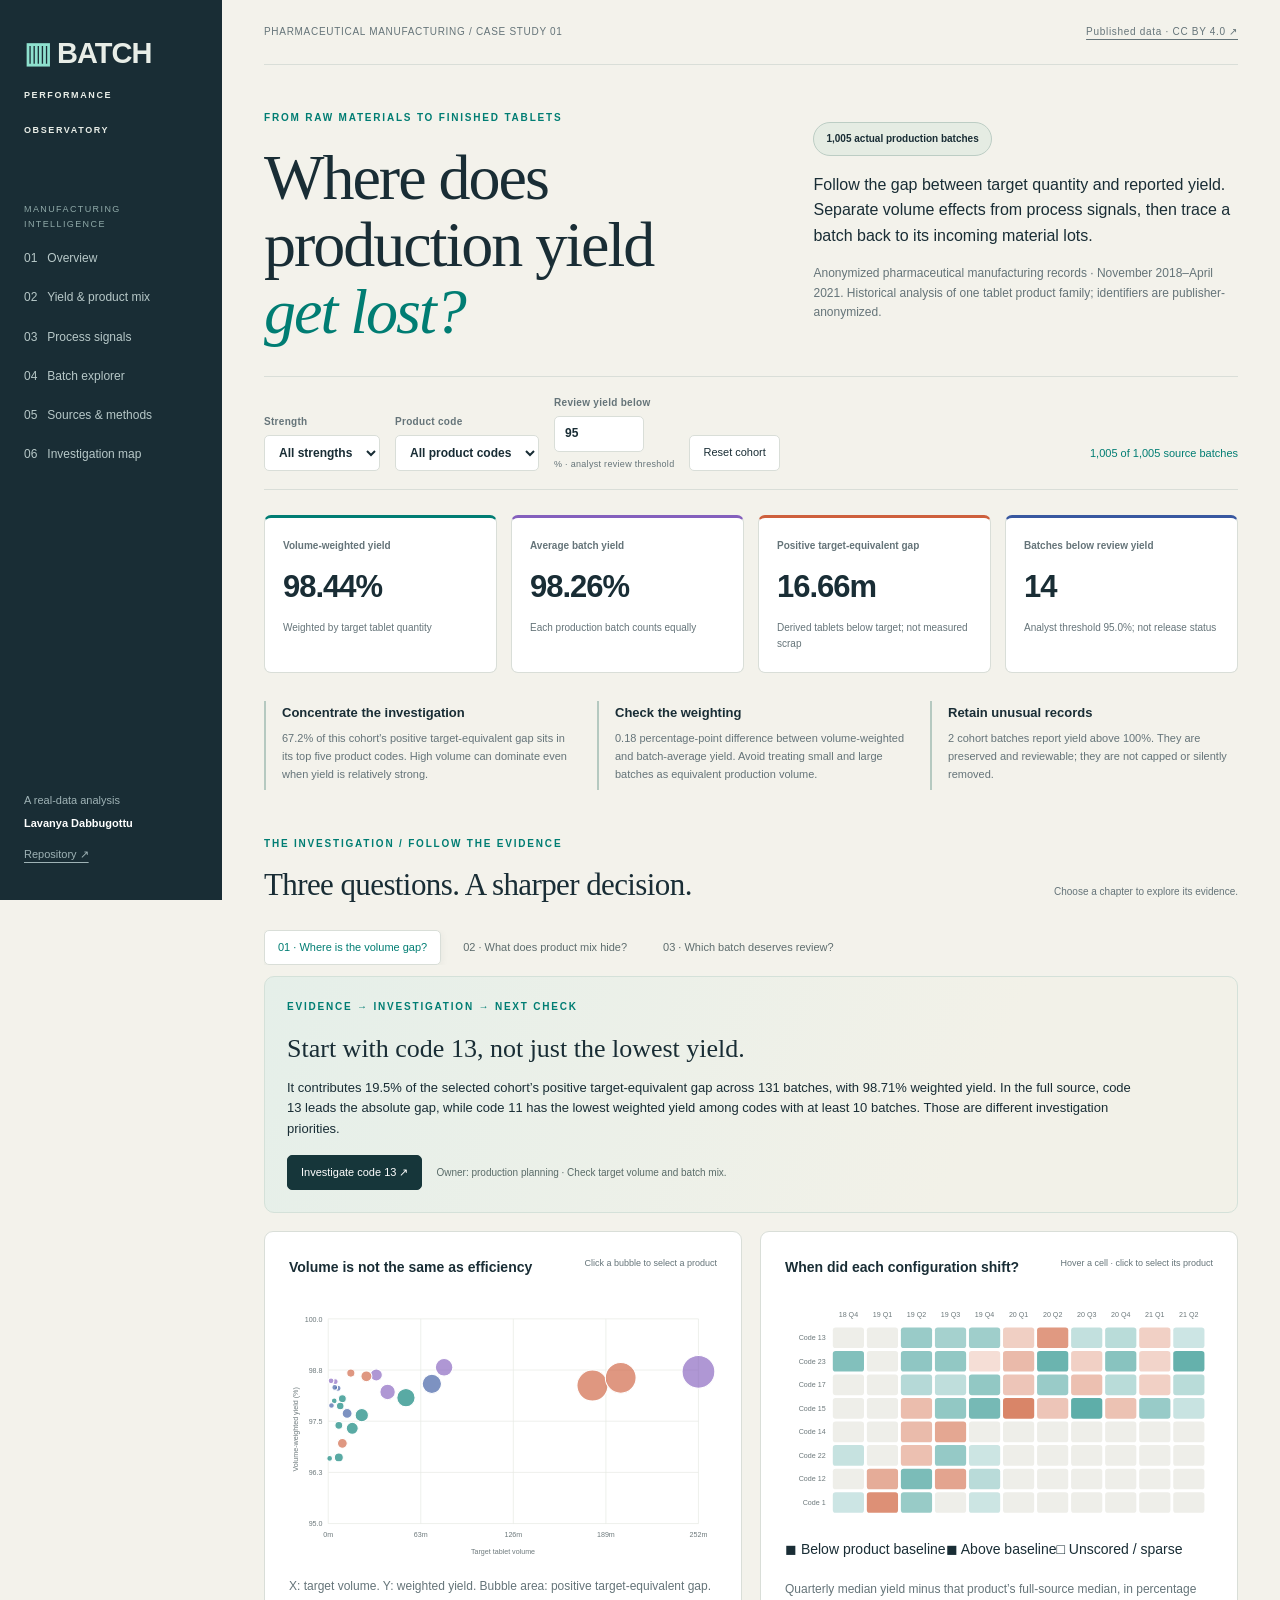
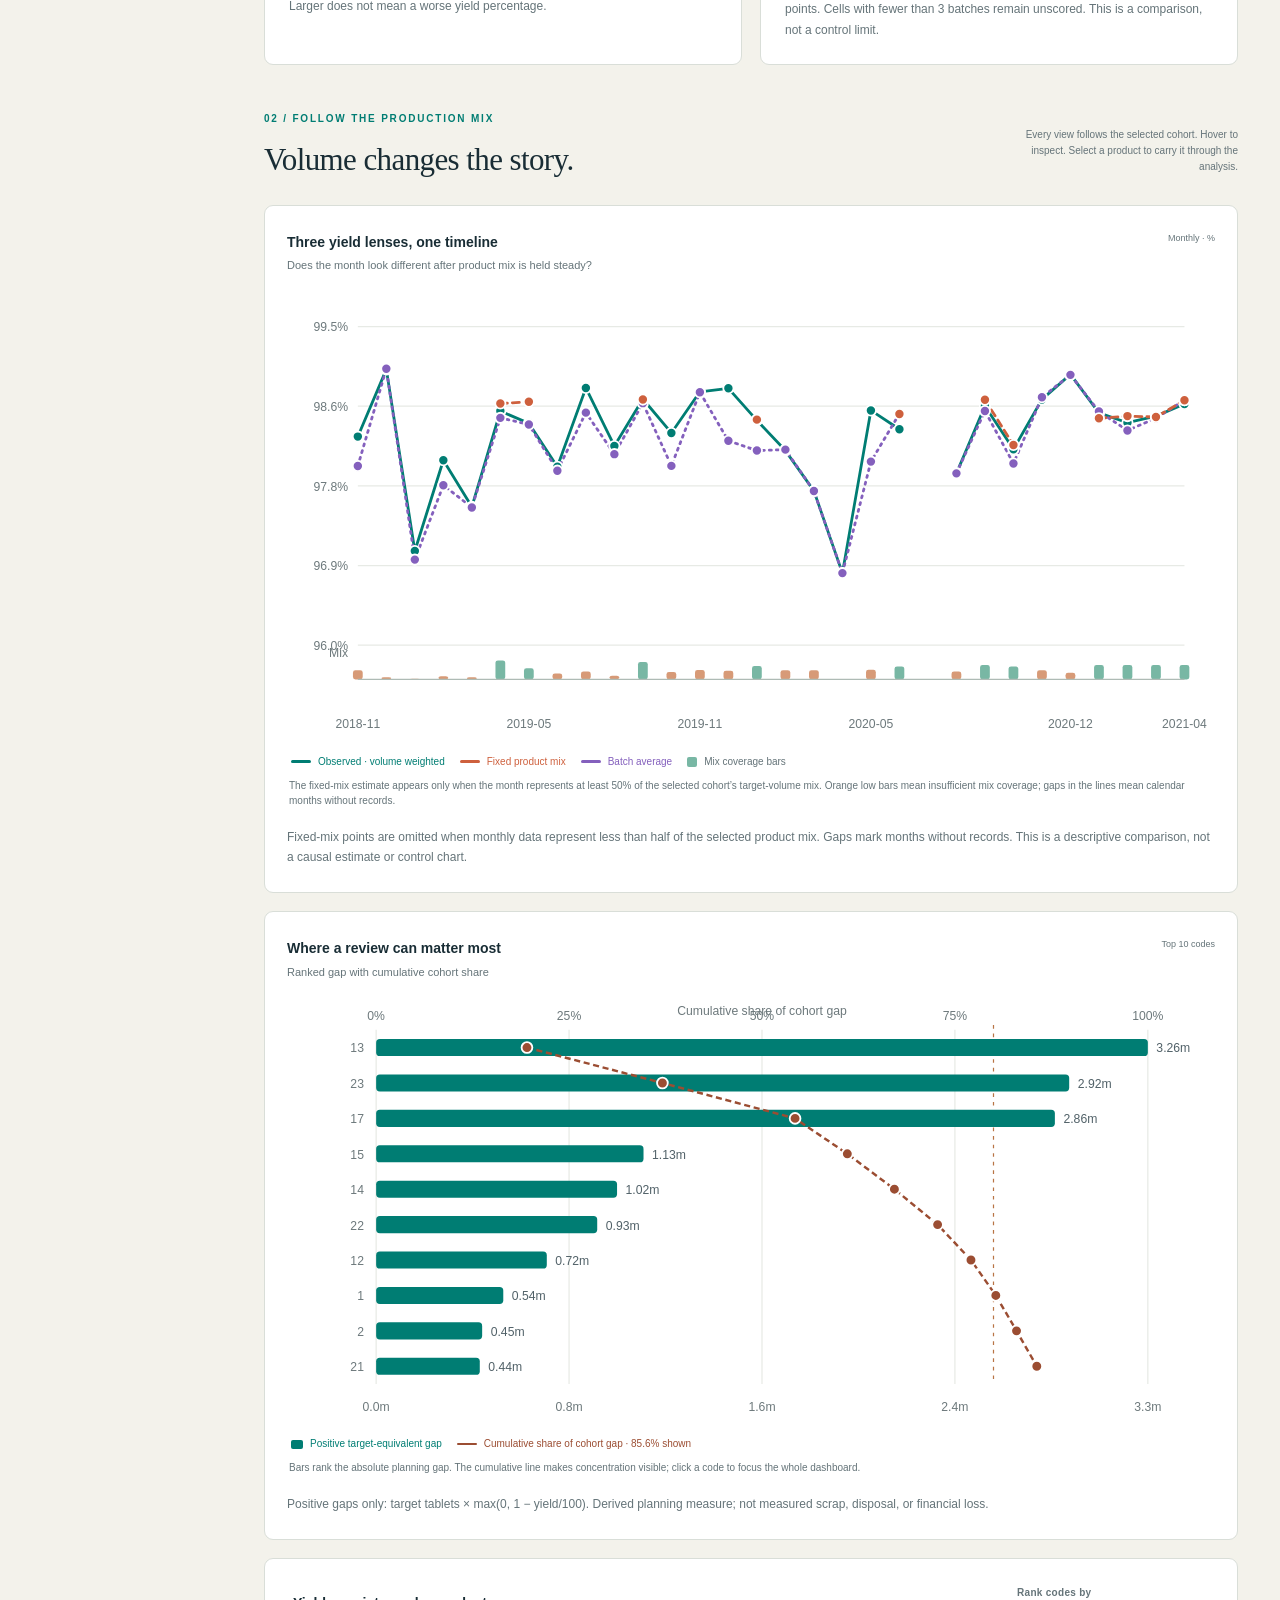
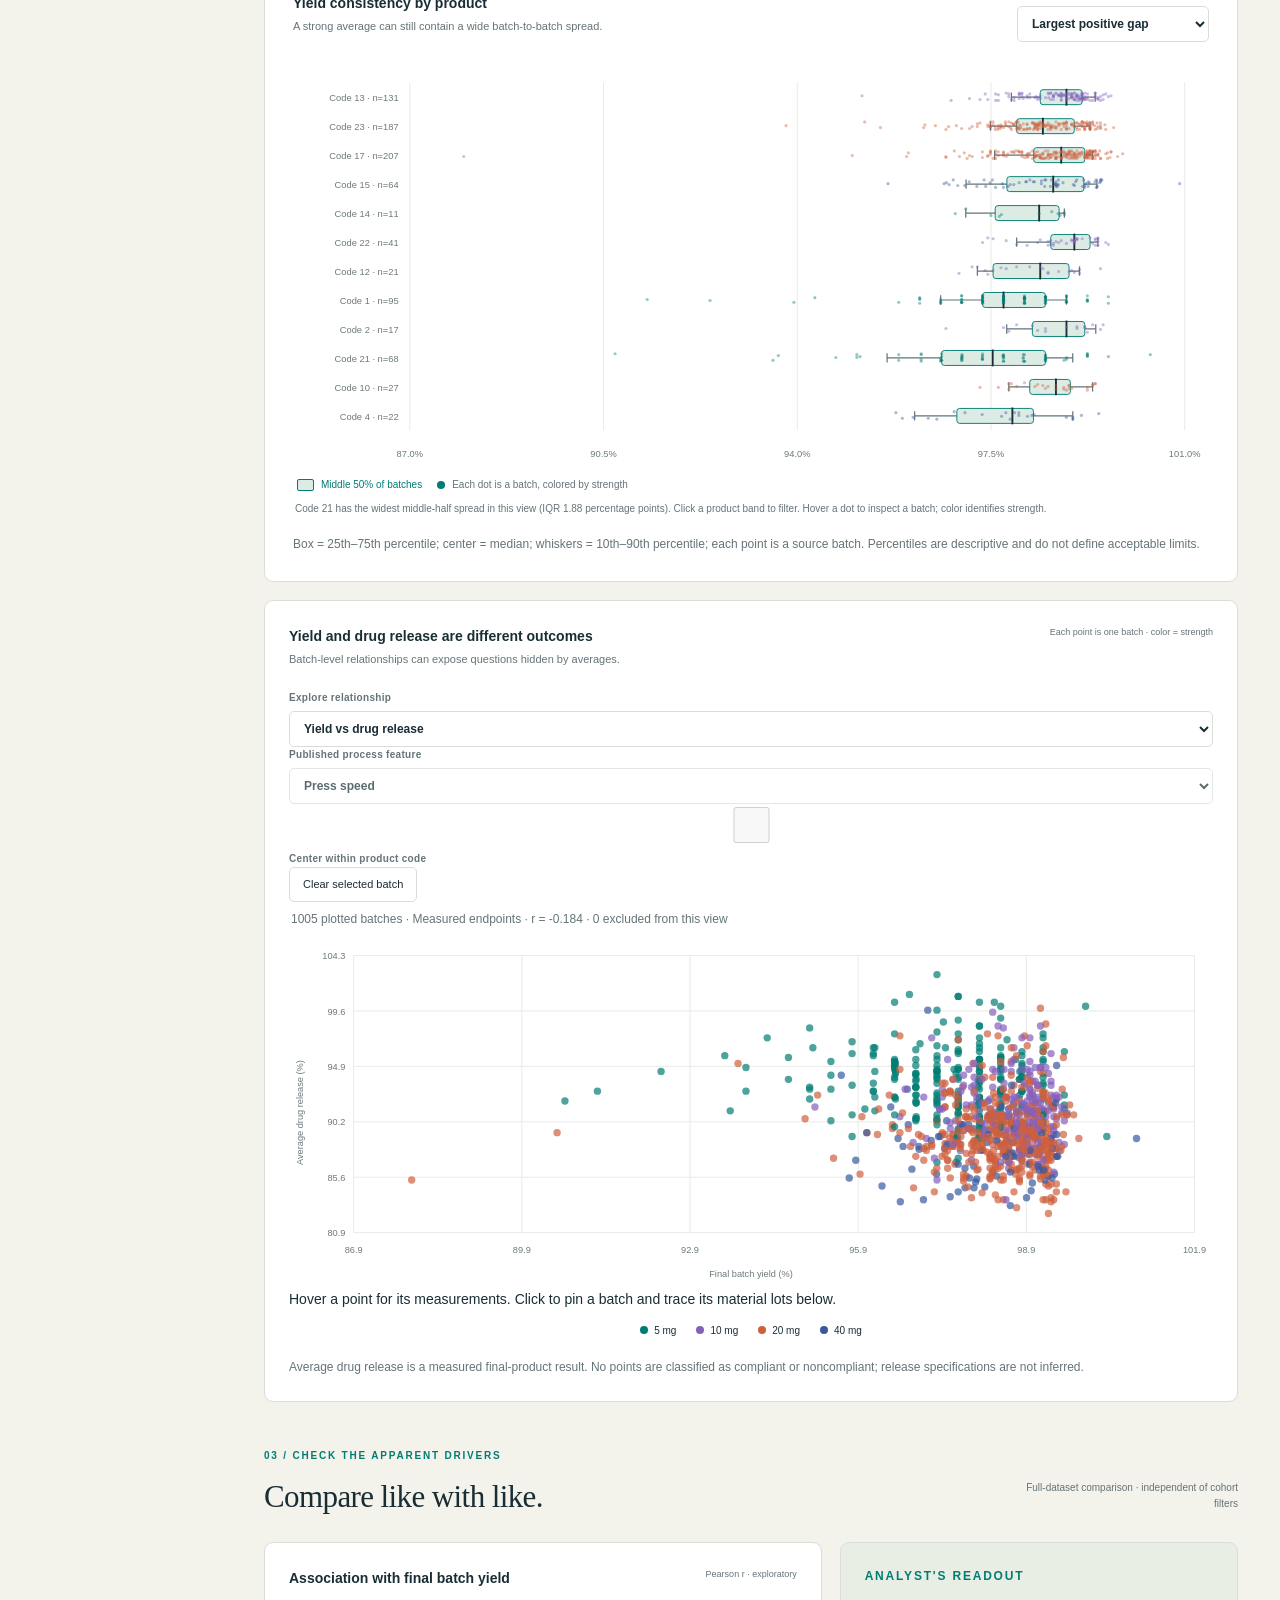
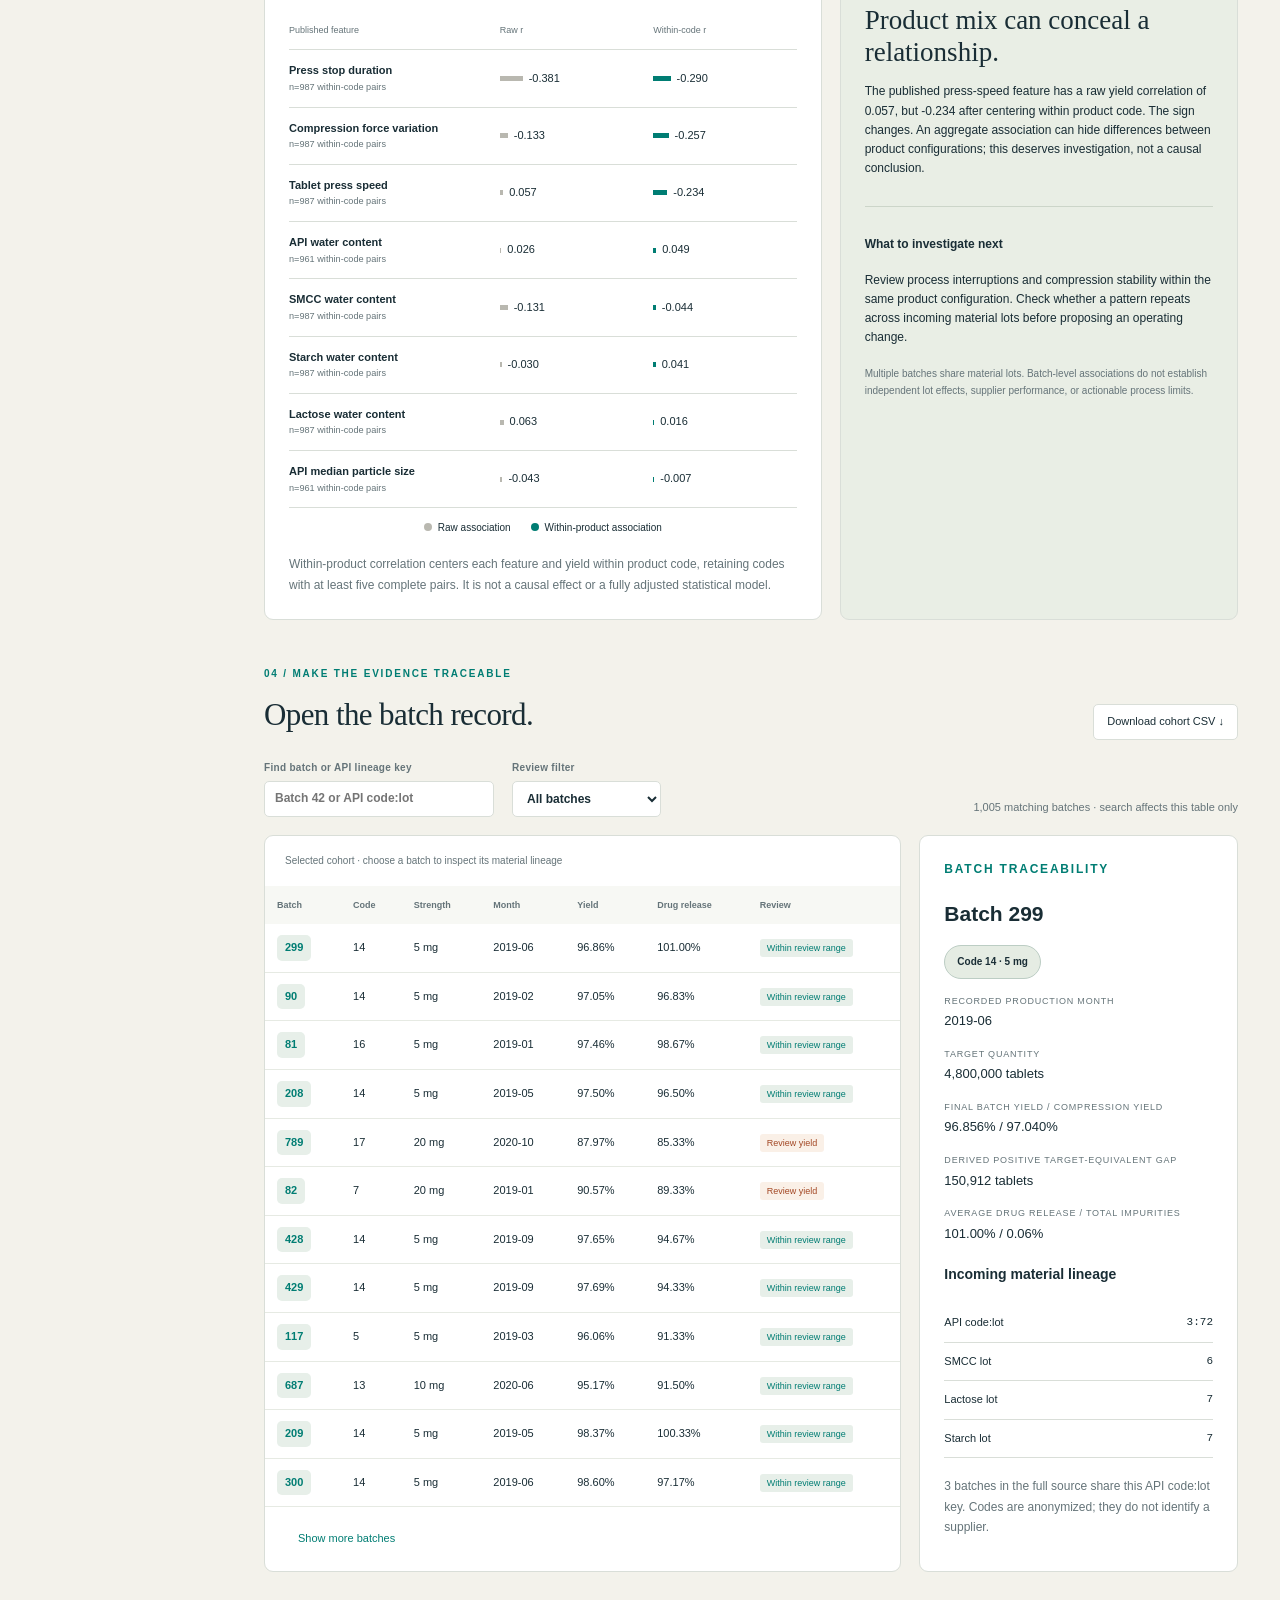
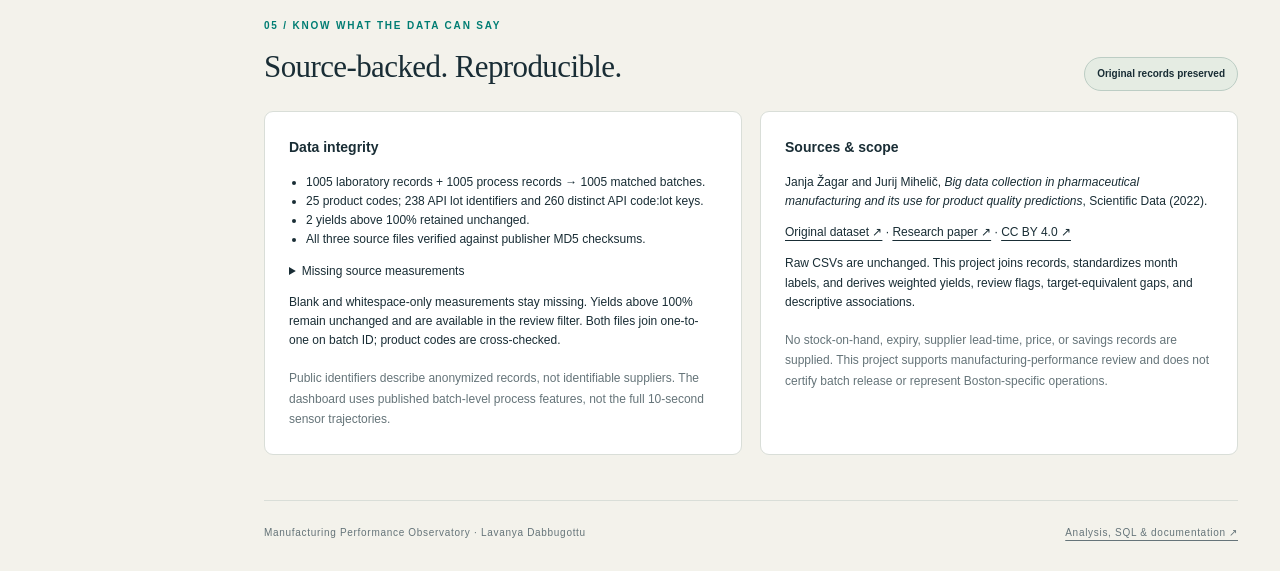
<file: docs/index.html>
<!doctype html>
<html lang="en"><head><meta charset="utf-8"><meta name="viewport" content="width=device-width,initial-scale=1"><meta name="description" content="Analysis of 1,005 actual pharmaceutical manufacturing batches: yield, product mix, raw-material lineage and process variation."><title>Manufacturing Performance Observatory · Lavanya Dabbugottu</title><link rel="stylesheet" href="styles.css"><script defer src="explore.js"></script><script defer src="app.js"></script></head>
<body><a class="skip" href="#main">Skip to analysis</a><aside class="rail"><a class="wordmark" href="#main"><span class="mark">▥</span> BATCH<br><small>PERFORMANCE OBSERVATORY</small></a><p class="rail-label">MANUFACTURING INTELLIGENCE</p><nav><a href="#overview">01 &nbsp; Overview</a><a href="#patterns">02 &nbsp; Yield &amp; product mix</a><a href="#signals">03 &nbsp; Process signals</a><a href="#trace">04 &nbsp; Batch explorer</a><a href="#methods">05 &nbsp; Sources &amp; methods</a><a href="#investigate">06 &nbsp; Investigation map</a></nav><div class="rail-foot">A real-data analysis<br><strong>Lavanya Dabbugottu</strong><a href="https://github.com/sailavanya909-hue/biotech-supply-chain-analysis">Repository ↗</a></div></aside>
<main id="main"><header><span>PHARMACEUTICAL MANUFACTURING / CASE STUDY 01</span><a href="#methods">Published data · CC BY 4.0 ↗</a></header><section id="overview"><div class="title-row"><div><p class="eyebrow">FROM RAW MATERIALS TO FINISHED TABLETS</p><h1>Where does<br>production yield<br><em>get lost?</em></h1></div><div class="intro"><span class="source-pill">1,005 actual production batches</span><p>Follow the gap between target quantity and reported yield. Separate volume effects from process signals, then trace a batch back to its incoming material lots.</p><p class="muted">Anonymized pharmaceutical manufacturing records · November 2018–April 2021. Historical analysis of one tablet product family; identifiers are publisher-anonymized.</p></div></div><div id="load-state" role="status">Loading the published manufacturing records…</div><div class="filters"><label>Strength<select id="strength"><option value="">All strengths</option></select></label><label>Product code<select id="product"><option value="">All product codes</option></select></label><label>Review yield below<input id="threshold" type="number" value="95" min="0" max="105" step="0.5"><span>% · analyst review threshold</span></label><button id="reset">Reset cohort</button><span id="cohort" aria-live="polite"></span></div><div class="kpis" id="kpis"></div><div class="insights" id="insights"></div></section>
<section id="investigate"><div class="section-title"><div><p class="eyebrow">THE INVESTIGATION / FOLLOW THE EVIDENCE</p><h2>Three questions. A sharper decision.</h2></div><p>Choose a chapter to explore its evidence.</p></div><div class="story-tabs"><button data-story="volume" aria-pressed="true">01 · Where is the volume gap?</button><button data-story="mix" aria-pressed="false">02 · What does product mix hide?</button><button data-story="batch" aria-pressed="false">03 · Which batch deserves review?</button></div><article class="story-panel" id="story-panel" aria-live="polite"></article><div class="two-col"><article class="panel"><div class="panel-title"><h3>Volume is not the same as efficiency</h3><span>Click a bubble to select a product</span></div><div id="bubble"></div><p class="note">X: target volume. Y: weighted yield. Bubble area: positive target-equivalent gap. Larger does not mean a worse yield percentage.</p></article><article class="panel"><div class="panel-title"><h3>When did each configuration shift?</h3><span>Hover a cell · click to select its product</span></div><div id="heatmap"></div><p class="note">Quarterly median yield minus that product’s full-source median, in percentage points. Cells with fewer than 3 batches remain unscored. This is a comparison, not a control limit.</p></article></div></section><section id="patterns"><div class="section-title"><div><p class="eyebrow">02 / FOLLOW THE PRODUCTION MIX</p><h2>Volume changes the story.</h2></div><p>Every view follows the selected cohort. Hover to inspect. Select a product to carry it through the analysis.</p></div><div class="pattern-grid"><article class="panel trend-panel"><div class="panel-title"><div><h3>Three yield lenses, one timeline</h3><p class="panel-subtitle">Does the month look different after product mix is held steady?</p></div><span>Monthly · %</span></div><div id="trend"></div><p class="note">Fixed-mix points are omitted when monthly data represent less than half of the selected product mix. Gaps mark months without records. This is a descriptive comparison, not a causal estimate or control chart.</p></article><article class="panel pareto-panel"><div class="panel-title"><div><h3>Where a review can matter most</h3><p class="panel-subtitle">Ranked gap with cumulative cohort share</p></div><span>Top 10 codes</span></div><div id="pareto"></div><p class="note">Positive gaps only: target tablets × max(0, 1 − yield/100). Derived planning measure; not measured scrap, disposal, or financial loss.</p></article></div><article class="panel distribution-panel"><div class="panel-title"><div><h3>Yield consistency by product</h3><p class="panel-subtitle">A strong average can still contain a wide batch-to-batch spread.</p></div><label>Rank codes by<select id="distribution-sort"><option value="gap">Largest positive gap</option><option value="yield">Lowest weighted yield</option><option value="spread">Widest middle-half spread</option><option value="volume">Largest target volume</option></select></label></div><div id="distribution"></div><p class="note">Box = 25th–75th percentile; center = median; whiskers = 10th–90th percentile; each point is a source batch. Percentiles are descriptive and do not define acceptable limits.</p></article><article class="panel scatter-panel"><div class="panel-title"><div><h3>Yield and drug release are different outcomes</h3><p class="panel-subtitle">Batch-level relationships can expose questions hidden by averages.</p></div><span>Each point is one batch · color = strength</span></div><div class="plot-controls"><label>Explore relationship<select id="plot-mode"><option value="quality">Yield vs drug release</option><option value="process">Process feature vs yield</option></select></label><label>Published process feature<select id="plot-feature"><option value="tbl_speed_mean">Press speed</option><option value="tbl_speed_0_duration">Press stop duration</option><option value="main_CompForce_sd">Compression force variation</option><option value="api_water">API water content</option></select></label><label class="check-control"><input id="plot-center" type="checkbox">Center within product code</label><button id="clear-point">Clear selected batch</button></div><p id="plot-summary" class="plot-readout" aria-live="polite"></p><div id="scatter"></div><div id="point-inspector" class="point-inspector" aria-live="polite">Hover a point for its measurements. Click to pin a batch and trace its material lots below.</div><div class="legend"><span style="--c:#007d73">5 mg</span><span style="--c:#8460bd">10 mg</span><span style="--c:#ce603d">20 mg</span><span style="--c:#3858a0">40 mg</span></div><p class="note">Average drug release is a measured final-product result. No points are classified as compliant or noncompliant; release specifications are not inferred.</p></article></section>
<section id="signals"><div class="section-title"><div><p class="eyebrow">03 / CHECK THE APPARENT DRIVERS</p><h2>Compare like with like.</h2></div><p>Full-dataset comparison · independent of cohort filters</p></div><div class="signal-layout"><article class="panel"><div class="panel-title"><h3>Association with final batch yield</h3><span>Pearson r · exploratory</span></div><div id="associations"></div><div class="legend"><span style="--c:#b9b8b0">Raw association</span><span style="--c:#007d73">Within-product association</span></div><p class="note">Within-product correlation centers each feature and yield within product code, retaining codes with at least five complete pairs. It is not a causal effect or a fully adjusted statistical model.</p></article><article class="panel editorial"><p class="eyebrow">ANALYST'S READOUT</p><h3>Product mix can conceal a relationship.</h3><p id="signal-story"></p><hr><h4>What to investigate next</h4><p>Review process interruptions and compression stability within the same product configuration. Check whether a pattern repeats across incoming material lots before proposing an operating change.</p><p class="note">Multiple batches share material lots. Batch-level associations do not establish independent lot effects, supplier performance, or actionable process limits.</p></article></div></section>
<section id="trace"><div class="section-title"><div><p class="eyebrow">04 / MAKE THE EVIDENCE TRACEABLE</p><h2>Open the batch record.</h2></div><button id="export">Download cohort CSV ↓</button></div><div class="search-row"><label>Find batch or API lineage key<input id="search" type="search" placeholder="Batch 42 or API code:lot"></label><label>Review filter<select id="review"><option value="all">All batches</option><option value="low">Below review yield</option><option value="above">Yield above 100%</option></select></label><span id="result-count" aria-live="polite"></span></div><div class="trace-layout"><article class="panel table-panel"><div class="table-scroll"><table><caption>Selected cohort · choose a batch to inspect its material lineage</caption><thead><tr><th>Batch</th><th>Code</th><th>Strength</th><th>Month</th><th>Yield</th><th>Drug release</th><th>Review</th></tr></thead><tbody id="rows"></tbody></table></div><button id="more" class="text-button">Show more batches</button></article><aside class="panel detail" id="detail" aria-live="polite"></aside></div></section>
<section id="methods"><div class="section-title"><div><p class="eyebrow">05 / KNOW WHAT THE DATA CAN SAY</p><h2>Source-backed. Reproducible.</h2></div><span class="source-pill">Original records preserved</span></div><div class="two-col"><article class="panel"><h3>Data integrity</h3><div id="quality"></div><p>Blank and whitespace-only measurements stay missing. Yields above 100% remain unchanged and are available in the review filter. Both files join one-to-one on batch ID; product codes are cross-checked.</p><p class="note">Public identifiers describe anonymized records, not identifiable suppliers. The dashboard uses published batch-level process features, not the full 10-second sensor trajectories.</p></article><article class="panel"><h3>Sources &amp; scope</h3><p>Janja Žagar and Jurij Mihelič, <em>Big data collection in pharmaceutical manufacturing and its use for product quality predictions</em>, Scientific Data (2022).</p><p><a href="https://doi.org/10.6084/m9.figshare.c.5645578">Original dataset ↗</a> · <a href="https://doi.org/10.1038/s41597-022-01203-x">Research paper ↗</a> · <a href="https://creativecommons.org/licenses/by/4.0/">CC BY 4.0 ↗</a></p><p>Raw CSVs are unchanged. This project joins records, standardizes month labels, and derives weighted yields, review flags, target-equivalent gaps, and descriptive associations.</p><p class="note">No stock-on-hand, expiry, supplier lead-time, price, or savings records are supplied. This project supports manufacturing-performance review and does not certify batch release or represent Boston-specific operations.</p></article></div></section><footer><span>Manufacturing Performance Observatory · Lavanya Dabbugottu</span><a href="https://github.com/sailavanya909-hue/biotech-supply-chain-analysis">Analysis, SQL &amp; documentation ↗</a></footer></main><div id="chart-tooltip" role="tooltip" hidden></div></body></html>
</file>
<file: docs/styles.css>
:root{--ink:#192d35;--muted:#657479;--paper:#f3f2eb;--line:#d9ded8;--teal:#007d73;--orange:#ce603d;--purple:#8460bd;--blue:#3858a0}*{box-sizing:border-box}html{scroll-behavior:smooth;scroll-padding-top:22px}body{margin:0;background:var(--paper);color:var(--ink);font-family:Inter,-apple-system,BlinkMacSystemFont,'Segoe UI',sans-serif;font-size:14px;line-height:1.6}a{color:inherit;text-underline-offset:4px}button,input,select{font:inherit}button{cursor:pointer}button:disabled{cursor:default;opacity:.45}button:focus-visible,a:focus-visible,input:focus-visible,select:focus-visible{outline:3px solid #d08427;outline-offset:3px}.skip{position:absolute;top:-60px;background:white;padding:12px;z-index:10}.skip:focus{top:0}.rail{position:fixed;inset:0 auto 0 0;width:222px;background:var(--ink);color:#e8ede7;padding:36px 24px;display:flex;flex-direction:column}.wordmark{text-decoration:none;font-size:29px;font-weight:750;letter-spacing:-1px;line-height:1.2}.wordmark small{font-size:9px;letter-spacing:1.6px}.mark{color:#8ee0ce}.rail-label{font-size:9px;color:#90aaa9;letter-spacing:1.4px;margin:62px 0 18px}.rail nav{display:grid;gap:20px}.rail nav a{font-size:12px;text-decoration:none;color:#b7c8c8}.rail nav a:hover{color:#8ee0ce}.rail-foot{margin-top:auto;font-size:11px;color:#9fb3b6}.rail-foot strong{display:block;color:white;margin-top:5px}.rail-foot a{display:block;margin-top:14px}main{margin-left:222px;max-width:1540px;padding:0 42px}header,footer{display:flex;justify-content:space-between;gap:15px;font-size:10px;letter-spacing:.7px;color:var(--muted);border-bottom:1px solid var(--line);padding:24px 0}.title-row{display:grid;grid-template-columns:1.2fr 1fr;gap:40px;padding:45px 0 30px;align-items:center}.eyebrow{font-size:10px;letter-spacing:1.8px;font-weight:700;color:var(--teal);margin:0 0 18px}h1{font-family:Georgia,'Times New Roman',serif;font-weight:400;font-size:clamp(40px,5vw,74px);line-height:1.05;letter-spacing:-2px;margin:0}h1 em{color:var(--teal);font-weight:400}.intro{max-width:420px;font-size:16px}.intro .muted{font-size:12px}.source-pill{font-size:10px;font-weight:600;border:1px solid #bccdc4;border-radius:30px;padding:8px 12px;display:inline-block;background:#e5ece3}.muted,.note{color:var(--muted)}.filters{border-top:1px solid var(--line);border-bottom:1px solid var(--line);padding:18px 0;display:flex;align-items:end;gap:15px;flex-wrap:wrap}label{display:grid;gap:5px;font-size:10px;font-weight:650;letter-spacing:.3px;color:var(--muted)}label span{font-size:9px;font-weight:400}input,select{background:#fff;border:1px solid var(--line);border-radius:5px;min-height:36px;padding:6px 10px;color:var(--ink);font-size:12px;max-width:100%}#threshold{width:90px}button{border:1px solid var(--line);background:#fff;border-radius:5px;padding:8px 13px;font-size:11px;color:var(--ink)}#cohort{margin-left:auto;color:var(--teal);font-size:11px;padding-bottom:8px}.kpis{display:grid;grid-template-columns:repeat(4,1fr);gap:14px;margin:25px 0}.kpi{background:#fff;border:1px solid var(--line);padding:20px 18px;border-radius:7px;border-top:3px solid var(--teal)}.kpi:nth-child(2){border-top-color:var(--purple)}.kpi:nth-child(3){border-top-color:var(--orange)}.kpi:nth-child(4){border-top-color:var(--blue)}.kpi h3{font-size:10px;color:var(--muted);font-weight:600;margin:0}.value{font-size:31px;font-weight:650;letter-spacing:-1px;margin:8px 0}.kpi p:last-child{font-size:10px;margin:0;color:var(--muted)}.insights{display:grid;grid-template-columns:repeat(3,1fr);gap:25px;margin:28px 0 45px}.insight{border-left:2px solid #b5c9c0;padding-left:16px}.insight strong{font-size:13px}.insight p{font-size:11px;color:var(--muted);margin:7px 0}.section-title{display:flex;justify-content:space-between;align-items:end;gap:20px;margin:46px 0 20px}.section-title .eyebrow{margin-bottom:8px}h2{font-family:Georgia,serif;font-size:31px;font-weight:400;letter-spacing:-.6px;margin:0}.section-title>p{font-size:10px;color:var(--muted);max-width:230px;text-align:right}.two-col{display:grid;grid-template-columns:1fr 1fr;gap:18px}.panel{background:#fff;border:1px solid var(--line);border-radius:9px;padding:24px;min-width:0}.panel-title{display:flex;justify-content:space-between;align-items:start;gap:12px;margin-bottom:22px}.panel h3{font-size:14px;margin:0 0 14px}.panel-title h3{margin:0}.panel-title span{color:var(--muted);font-size:9px;text-align:right}.note{font-size:10px;line-height:1.7;margin:18px 0 0}.scatter-panel{margin-top:18px}.chart{width:100%;height:auto;display:block}.axis{font:10px sans-serif;fill:#6d797c}.grid{stroke:#e7eae5;stroke-width:1}.trend-line{stroke:var(--teal);stroke-width:2.5;fill:none}.legend{display:flex;gap:20px;justify-content:center;font-size:10px;margin-top:12px;flex-wrap:wrap}.legend span::before{content:'';display:inline-block;width:8px;height:8px;border-radius:50%;background:var(--c);margin-right:6px}.bar-row{display:grid;grid-template-columns:62px 1fr 52px;gap:12px;align-items:center;margin:14px 0;font-size:10px}.bar-row small{color:var(--muted)}.bar-track{height:9px;background:#edf0ea;border-radius:2px}.bar{height:9px;background:var(--teal);border-radius:2px}.signal-layout{display:grid;grid-template-columns:1.4fr 1fr;gap:18px}.association{display:grid;grid-template-columns:1.4fr 1fr 1fr;gap:10px;padding:12px 0;border-bottom:1px solid var(--line);font-size:11px}.association.head{font-size:9px;color:var(--muted)}.association b{font-weight:550}.coef{display:flex;align-items:center;gap:6px;font-variant-numeric:tabular-nums}.coef i{width:calc(var(--r)*60px);height:5px;background:var(--c);display:inline-block;min-width:1px}.editorial{background:#e9eee5}.editorial h3{font-family:Georgia,serif;font-weight:400;font-size:27px;line-height:1.2}.editorial p{font-size:12px}.editorial .note{font-size:10px}.editorial hr{border:0;border-top:1px solid #ccd5c9;margin:28px 0}.editorial h4{font-size:12px}.search-row{display:flex;gap:18px;align-items:end;margin-bottom:18px;flex-wrap:wrap}.search-row label:first-child{min-width:230px}.search-row>span{margin-left:auto;font-size:11px;color:var(--muted)}.trace-layout{display:grid;grid-template-columns:2fr 1fr;gap:18px}.table-panel{padding:0}.table-scroll{overflow-x:auto}table{width:100%;border-collapse:collapse;font-size:11px;min-width:610px}caption{text-align:left;font-size:10px;color:var(--muted);padding:17px 20px}th{text-align:left;color:var(--muted);font-size:9px;background:#f7f8f4;padding:12px;white-space:nowrap}td{padding:11px 12px;border-bottom:1px solid #e6eae3;white-space:nowrap}td button{border:0;background:#e7efe9;color:var(--teal);font-weight:650;padding:4px 8px}.tag{background:#e7efe9;color:var(--teal);font-size:9px;padding:4px 7px;border-radius:3px}.tag.review{color:#a34825;background:#faf0e7}.text-button{margin:15px 20px;color:var(--teal);border:0}.detail h3{font-size:21px}.detail dl{margin:0}.detail dt{color:var(--muted);font-size:9px;text-transform:uppercase;letter-spacing:.8px;margin-top:15px}.detail dd{margin:3px 0;font-size:13px}.detail .lot-line{display:grid;grid-template-columns:1fr 1fr;border-bottom:1px solid var(--line);padding:10px 0;font-size:11px}.detail .lot-line span:last-child{text-align:right;font-family:monospace}.panel>p{font-size:12px}#quality{font-size:12px}#quality ul{padding-left:17px}footer{margin-top:45px;border-top:1px solid var(--line);border-bottom:0;padding-bottom:30px}.empty{padding:25px;text-align:center;color:var(--muted)}#load-state{font-size:12px;margin:14px 0;color:var(--teal)}[hidden]{display:none!important}@media(max-width:1150px){.rail{width:185px;padding:30px 20px}main{margin-left:185px;padding:0 25px}.wordmark{font-size:25px}.title-row{gap:24px}.kpis{grid-template-columns:repeat(2,1fr)}.two-col,.trace-layout,.signal-layout{grid-template-columns:1fr}.insights{gap:16px}.intro{font-size:14px}}@media(max-width:700px){.rail{position:static;width:auto;padding:20px;display:block}.wordmark{font-size:20px}.wordmark br{display:none}.wordmark small{margin-left:10px}.rail-label,.rail-foot{display:none}.rail nav{display:flex;gap:18px;overflow:auto;margin-top:20px;padding-bottom:3px}.rail nav a{white-space:nowrap;font-size:10px}main{margin:0;padding:0 20px}header{font-size:8px;line-height:1.6}.title-row{grid-template-columns:1fr;padding-top:30px}h1{font-size:52px}.intro{max-width:none}.insights{grid-template-columns:1fr;gap:16px}.kpi{padding:16px 12px}.value{font-size:26px}.section-title{display:block}.section-title>p{text-align:left;max-width:none}h2{font-size:28px}.panel{padding:20px}.table-panel{padding:0}.association{grid-template-columns:1.3fr 1fr 1fr;font-size:10px}.coef i{width:calc(var(--r)*24px)}.filters{gap:12px}#cohort{margin-left:0}.search-row>span{margin-left:0}footer{display:block}.legend{gap:12px}}@media(prefers-reduced-motion:reduce){html{scroll-behavior:auto}}

/* Story charts: editorial hierarchy, clear chart keys, and evidence-led interactions. */
.panel-title>div{min-width:0}.panel-subtitle{font-size:11px;color:var(--muted);margin:5px 0 0;line-height:1.45}.pattern-grid{display:grid;grid-template-columns:minmax(0,1.15fr) minmax(0,.85fr);gap:18px;align-items:stretch}.trend-panel,.pareto-panel{padding:25px 22px}.distribution-panel{margin-top:18px;padding:26px 28px}.distribution-panel .panel-title{align-items:center}.distribution-panel .panel-title label{min-width:175px}.story-line{fill:none;stroke-width:2.8;stroke-linecap:round;stroke-linejoin:round;vector-effect:non-scaling-stroke}.weighted-line{stroke:#007d73}.mix-line{stroke:#ce603d;stroke-dasharray:7 5}.average-line{stroke:#8460bd;stroke-dasharray:2 5}.trend-dot{stroke:#fff;stroke-width:1.5;cursor:help}.weighted-dot{fill:#007d73}.mix-dot{fill:#ce603d}.average-dot{fill:#8460bd}.chart-legend{display:flex;gap:15px;flex-wrap:wrap;align-items:center;margin:6px 4px 0;font-size:10px;color:#516168}.legend-key{display:inline-flex;align-items:center;gap:7px}.legend-key::before{content:'';width:20px;height:3px;background:currentColor;border-radius:2px}.legend-key.weighted-line{color:#007d73}.legend-key.mix-line{color:#ce603d}.legend-key.average-line{color:#8460bd}.legend-key.gap-key{color:#007d73}.legend-key.gap-key::before{height:9px;width:12px;border-radius:2px}.legend-key.cumulative-key{color:#9b4d32}.legend-key.cumulative-key::before{height:2px;background:#9b4d32}.pareto-bar{fill:#007d73;cursor:pointer;transition:opacity .15s,filter .15s}.pareto-bar:hover,.pareto-bar:focus,.box-iqr:hover,.box-iqr:focus{filter:brightness(.86);stroke:#192d35;stroke-width:1.5}.pareto-value{font:10px sans-serif;fill:#516168}.pareto-cumulative{fill:none;stroke:#9b4d32;stroke-width:2;stroke-dasharray:5 3;pointer-events:none}.pareto-point{fill:#9b4d32;stroke:#fff;stroke-width:1.5;cursor:pointer}.pareto-reference{stroke:#b87445;stroke-width:1;stroke-dasharray:3 4}.box-whisker,.box-cap{stroke:#607477;stroke-width:1.3}.box-iqr{fill:#dcece5;stroke:#007d73;stroke-width:1;cursor:pointer;transition:filter .15s}.box-median{stroke:#192d35;stroke-width:2}.distribution-dot{opacity:.42;pointer-events:all;cursor:crosshair}.distribution-dot:hover{opacity:1;r:4;stroke:#172e34;stroke-width:1}.plot-readout{font-size:10px;line-height:1.55;color:var(--muted);margin:8px 2px}.story-panel{background:linear-gradient(112deg,#e5efe9 0%,#f2f1e8 72%);border:1px solid #d4e1d9;border-radius:10px;padding:22px;margin-bottom:18px}.story-panel h3{font-family:Georgia,serif;font-size:26px;line-height:1.2;font-weight:400;margin:0 0 10px}.story-panel>div>p:not(.eyebrow){max-width:850px;font-size:13px}.story-actions{display:flex;align-items:center;gap:14px;flex-wrap:wrap;margin-top:15px}.story-actions button{background:#16363a;color:white;border-color:#16363a}.story-actions span{font-size:10px;color:#596b68}.story-tabs{display:flex;gap:8px;overflow:auto;margin-bottom:11px}.story-tabs button{white-space:nowrap;border-color:transparent;background:transparent;color:#5e6d6e}.story-tabs button[aria-pressed=true]{background:#fff;border-color:#d9ded8;color:#007d73;box-shadow:0 2px 8px #192d3510}.selectable{cursor:pointer}.selectable:focus-visible{outline:3px solid #d08427;outline-offset:2px}.chart [data-tip]:focus{outline:none;stroke:#172e34;stroke-width:2}@media(max-width:1150px){.pattern-grid{grid-template-columns:1fr 1fr}}@media(max-width:800px){.pattern-grid{grid-template-columns:1fr}.distribution-panel{padding:20px 14px}.distribution-panel .panel-title{align-items:flex-start;flex-direction:column}.distribution-panel .panel-title label{min-width:0}.trend-panel,.pareto-panel{padding:20px 15px}.panel-subtitle{font-size:10px}}
@media(max-width:1350px){.pattern-grid{grid-template-columns:1fr}}
.legend-key.iqr-key{color:#007d73}.legend-key.iqr-key::before{height:10px;width:15px;background:#dcece5;border:1px solid #007d73}.legend-key.dots-key{color:#657479}.legend-key.dots-key::before{height:8px;width:8px;border-radius:50%;background:#007d73}
.coverage-axis{stroke:#aebbb5;stroke-width:1}.coverage-bar{pointer-events:all;cursor:help}.coverage-bar.supported{fill:#78b7a4}.coverage-bar.sparse{fill:#d79a77}.legend-key.coverage-key{color:#657479}.legend-key.coverage-key::before{width:10px;height:10px;background:#78b7a4;border-radius:2px}
</file>
